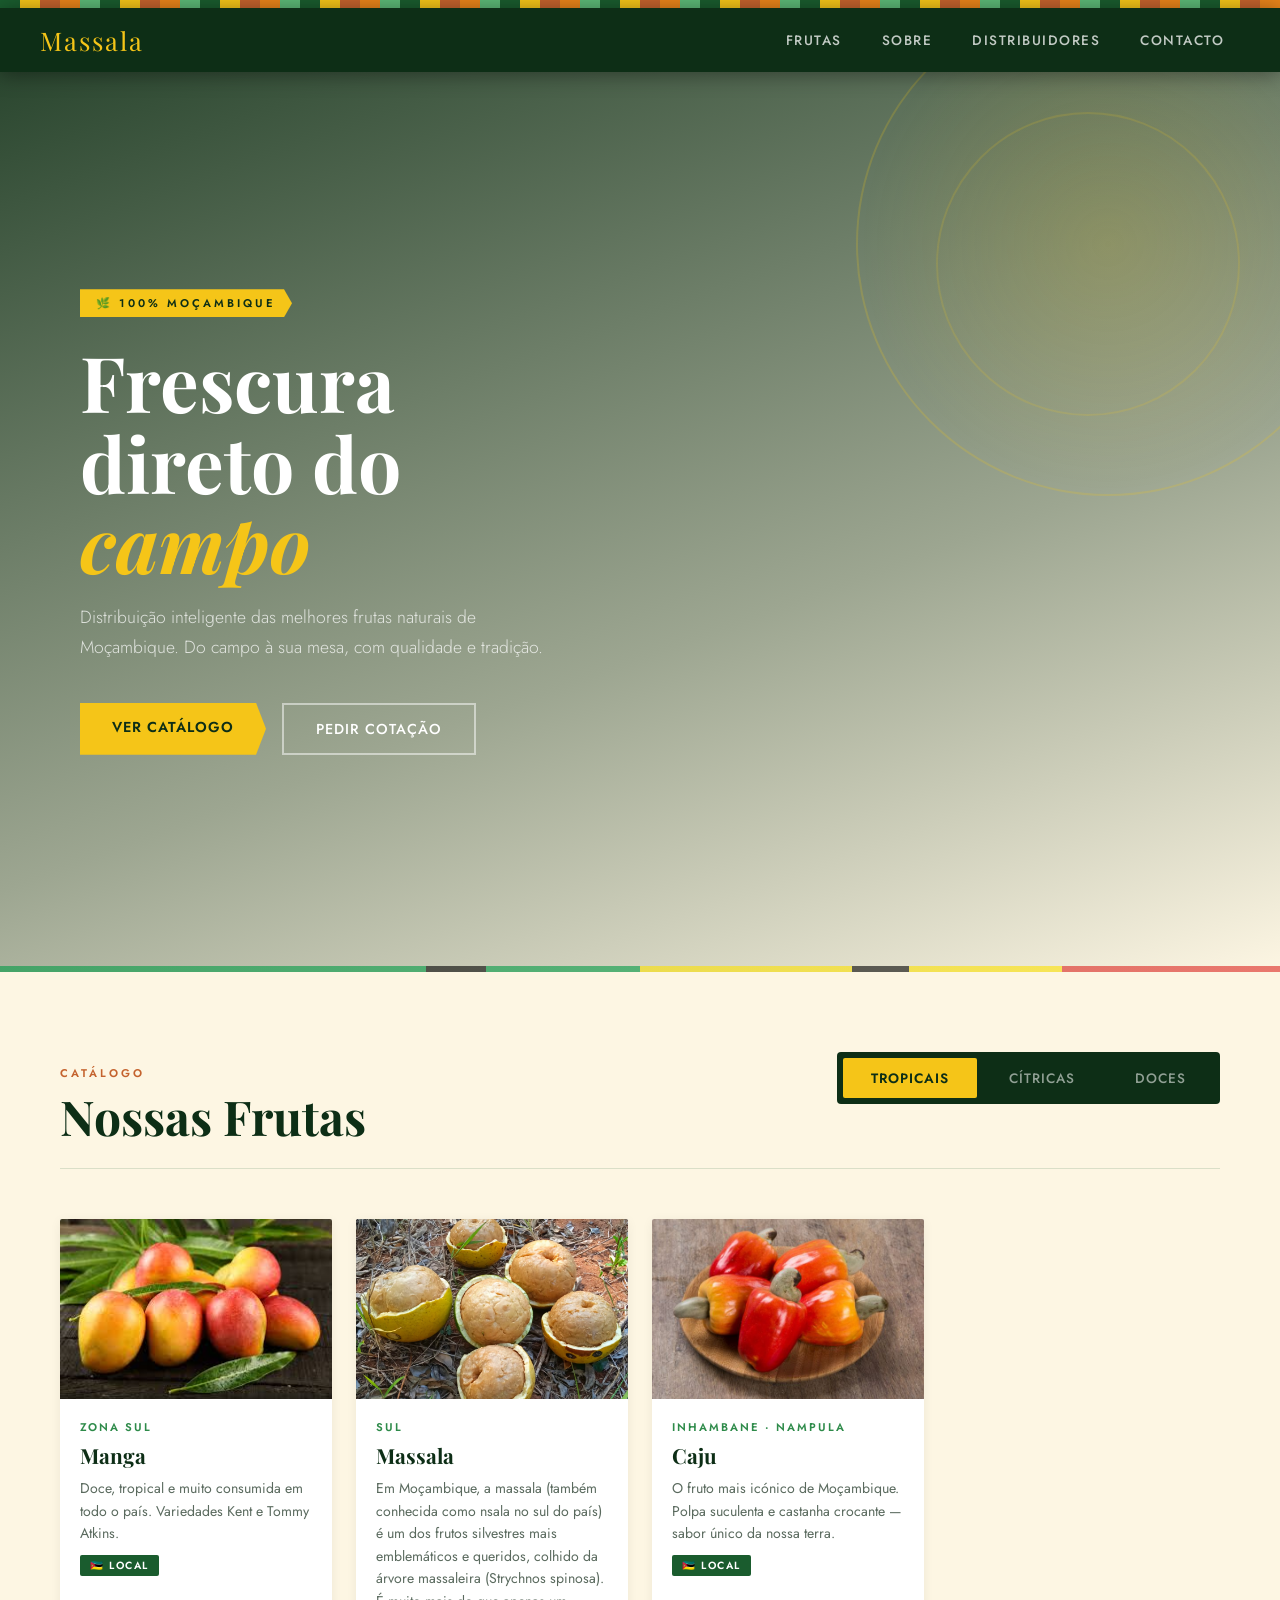
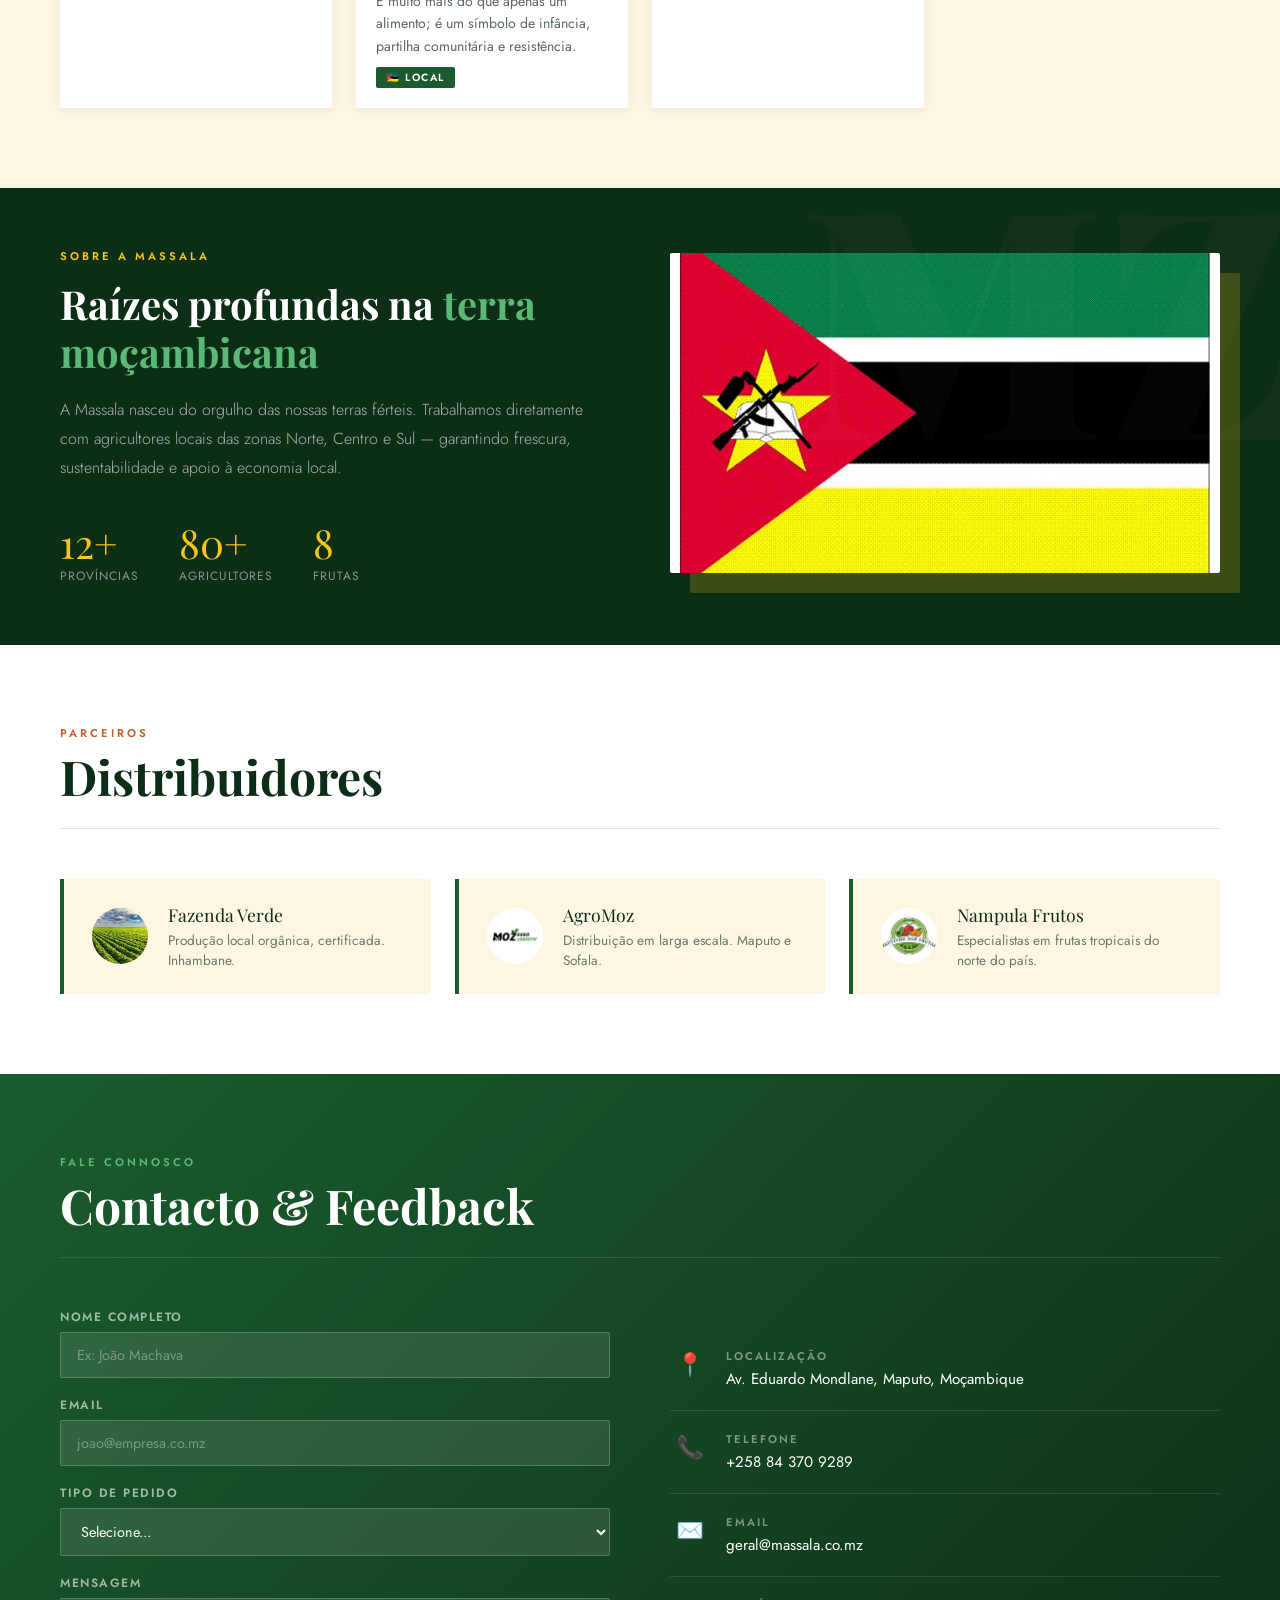
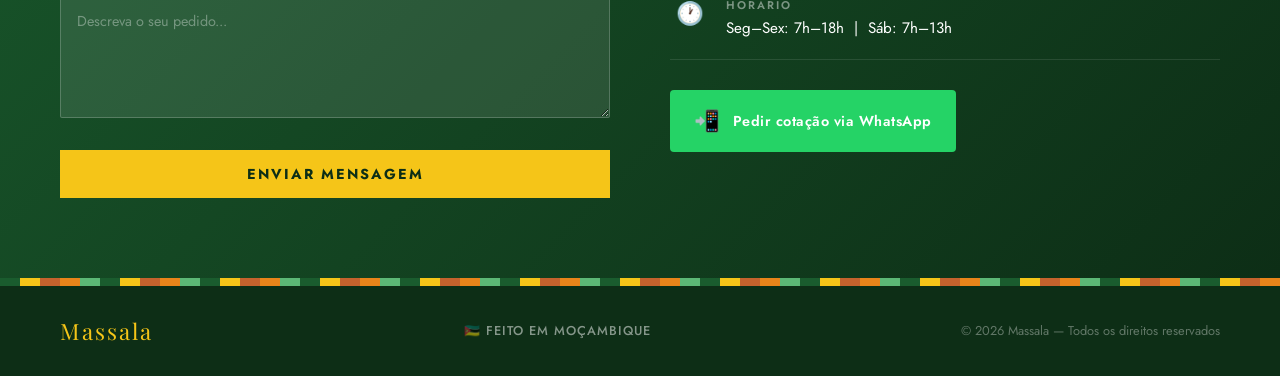
<file: index.html>
<!DOCTYPE html>
<html lang="pt">
<head>
<meta charset="UTF-8">
<meta name="viewport" content="width=device-width, initial-scale=1.0">
<title>Massala — Frutas Naturais de Moçambique</title>
<link href="https://fonts.googleapis.com/css2?family=Playfair+Display:wght@700;900&family=Jost:wght@300;400;500;600&display=swap" rel="stylesheet">
<style>
  :root {
    --verde: #1a5c2e;
    --verde-medio: #2e8b4a;
    --verde-claro: #5cb876;
    --amarelo: #f5c518;
    --laranja: #e8841a;
    --terra: #c4622d;
    --creme: #fdf6e3;
    --escuro: #0d2e16;
    --branco: #ffffff;
  }

  * { margin: 0; padding: 0; box-sizing: border-box; }

  html { scroll-behavior: smooth; }

  body {
    font-family: 'Jost', sans-serif;
    background: var(--creme);
    color: var(--escuro);
    overflow-x: hidden;
  }

  /* ── PADRÃO CAPULANA DECORATIVO ── */
  .capulana-stripe {
    height: 8px;
    background: repeating-linear-gradient(
      90deg,
      var(--verde) 0px, var(--verde) 20px,
      var(--amarelo) 20px, var(--amarelo) 40px,
      var(--terra) 40px, var(--terra) 60px,
      var(--laranja) 60px, var(--laranja) 80px,
      var(--verde-claro) 80px, var(--verde-claro) 100px
    );
  }

  /* ── NAV ── */
  nav {
    position: sticky;
    top: 0;
    z-index: 100;
    background: var(--escuro);
    display: flex;
    align-items: center;
    justify-content: space-between;
    padding: 0 40px;
    height: 64px;
    box-shadow: 0 2px 20px rgba(0,0,0,0.4);
  }

  .nav-logo {
    font-family: 'Playfair Display', serif;
    font-size: 1.6rem;
    color: var(--amarelo);
    letter-spacing: 2px;
  }

  .nav-links { display: flex; gap: 8px; }

  .nav-links a {
    color: rgba(255,255,255,0.75);
    text-decoration: none;
    font-size: 0.85rem;
    font-weight: 500;
    letter-spacing: 1.5px;
    text-transform: uppercase;
    padding: 8px 16px;
    border-radius: 4px;
    transition: all 0.25s;
  }

  .nav-links a:hover {
    color: var(--amarelo);
    background: rgba(245,197,24,0.1);
  }

  /* ── HERO ── */
  .hero {
    position: relative;
    height: 100vh;
    min-height: 600px;
    background:
      linear-gradient(160deg, rgba(13,46,22,0.88) 0%, rgba(13,46,22,0.4) 60%, transparent 100%),
      url('https://images.unsplash.com/photo-1610832958506-aa56368176cf?w=1600') center/cover no-repeat;
    display: flex;
    align-items: center;
    overflow: hidden;
  }

  /* Padrão geométrico tribal no canto */
  .hero::before {
    content: '';
    position: absolute;
    right: -80px;
    top: -80px;
    width: 500px;
    height: 500px;
    border-radius: 50%;
    background: radial-gradient(circle, rgba(245,197,24,0.15) 0%, transparent 70%);
    border: 2px solid rgba(245,197,24,0.2);
  }

  .hero::after {
    content: '';
    position: absolute;
    right: 40px;
    top: 40px;
    width: 300px;
    height: 300px;
    border-radius: 50%;
    border: 2px solid rgba(245,197,24,0.15);
  }

  .hero-content {
    position: relative;
    z-index: 2;
    padding: 0 80px;
    max-width: 700px;
  }

  .hero-tag {
    display: inline-block;
    background: var(--amarelo);
    color: var(--escuro);
    font-size: 0.7rem;
    font-weight: 600;
    letter-spacing: 3px;
    text-transform: uppercase;
    padding: 6px 16px;
    margin-bottom: 24px;
    clip-path: polygon(0 0, calc(100% - 8px) 0, 100% 50%, calc(100% - 8px) 100%, 0 100%);
  }

  .hero h1 {
    font-family: 'Playfair Display', serif;
    font-size: clamp(3rem, 6vw, 5.5rem);
    line-height: 1.05;
    color: white;
    margin-bottom: 20px;
  }

  .hero h1 em {
    font-style: italic;
    color: var(--amarelo);
  }

  .hero p {
    color: rgba(255,255,255,0.75);
    font-size: 1.1rem;
    font-weight: 300;
    line-height: 1.7;
    margin-bottom: 40px;
    max-width: 480px;
  }

  .hero-btns { display: flex; gap: 16px; flex-wrap: wrap; }

  .btn-primary {
    background: var(--amarelo);
    color: var(--escuro);
    padding: 14px 32px;
    font-family: 'Jost', sans-serif;
    font-weight: 600;
    font-size: 0.9rem;
    letter-spacing: 1px;
    text-transform: uppercase;
    border: none;
    cursor: pointer;
    text-decoration: none;
    display: inline-block;
    transition: all 0.25s;
    clip-path: polygon(0 0, calc(100% - 10px) 0, 100% 50%, calc(100% - 10px) 100%, 0 100%);
  }

  .btn-primary:hover { background: var(--laranja); color: white; }

  .btn-outline {
    border: 2px solid rgba(255,255,255,0.5);
    color: white;
    padding: 14px 32px;
    font-family: 'Jost', sans-serif;
    font-weight: 500;
    font-size: 0.9rem;
    letter-spacing: 1px;
    text-transform: uppercase;
    text-decoration: none;
    display: inline-block;
    transition: all 0.25s;
  }

  .btn-outline:hover {
    border-color: var(--amarelo);
    color: var(--amarelo);
  }

  /* Decoração bandeira Moçambique bottom */
  .hero-mz-deco {
    position: absolute;
    bottom: 0; left: 0; right: 0;
    height: 6px;
    background: linear-gradient(90deg, #009A44 0%, #009A44 33.3%, #000 33.3%, #000 38%, #009A44 38%, #009A44 50%, #FCE100 50%, #FCE100 66.6%, #000 66.6%, #000 71%, #FCE100 71%, #FCE100 83%, #DC241F 83%, #DC241F 100%);
    opacity: 0.6;
  }

  /* ── SECÇÃO GERAL ── */
  .section {
    padding: 80px 60px;
  }

  .section-header {
    display: flex;
    align-items: flex-end;
    justify-content: space-between;
    margin-bottom: 50px;
    border-bottom: 1px solid rgba(26,92,46,0.15);
    padding-bottom: 24px;
  }

  .section-label {
    font-size: 0.7rem;
    font-weight: 600;
    letter-spacing: 3px;
    text-transform: uppercase;
    color: var(--terra);
    margin-bottom: 8px;
  }

  .section-title {
    font-family: 'Playfair Display', serif;
    font-size: clamp(2rem, 4vw, 3rem);
    color: var(--escuro);
    line-height: 1.15;
  }

  /* ── TABS ── */
  .tabs {
    display: flex;
    gap: 4px;
    margin-bottom: 40px;
    background: var(--escuro);
    padding: 6px;
    border-radius: 4px;
    width: fit-content;
  }

  .tab-btn {
    padding: 10px 28px;
    border: none;
    background: transparent;
    color: rgba(255,255,255,0.55);
    font-family: 'Jost', sans-serif;
    font-size: 0.85rem;
    font-weight: 500;
    letter-spacing: 1px;
    text-transform: uppercase;
    cursor: pointer;
    border-radius: 2px;
    transition: all 0.25s;
  }

  .tab-btn:hover { color: white; }

  .tab-btn.active {
    background: var(--amarelo);
    color: var(--escuro);
    font-weight: 600;
  }

  .tab-content { display: none; }
  .tab-content.active { display: block; animation: fadeUp 0.4s ease; }

  @keyframes fadeUp {
    from { opacity: 0; transform: translateY(16px); }
    to   { opacity: 1; transform: translateY(0); }
  }

  /* ── CARDS ── */
  .cards {
    display: grid;
    grid-template-columns: repeat(auto-fill, minmax(240px, 1fr));
    gap: 24px;
  }

  .card {
    background: white;
    border-radius: 2px;
    overflow: hidden;
    box-shadow: 0 2px 12px rgba(0,0,0,0.06);
    transition: all 0.3s ease;
    position: relative;
  }

  .card:hover {
    transform: translateY(-6px);
    box-shadow: 0 16px 40px rgba(26,92,46,0.15);
  }

  .card::after {
    content: '';
    position: absolute;
    bottom: 0; left: 0; right: 0;
    height: 3px;
    background: linear-gradient(90deg, var(--verde), var(--amarelo), var(--terra));
    transform: scaleX(0);
    transition: transform 0.3s;
    transform-origin: left;
  }

  .card:hover::after { transform: scaleX(1); }

  .card-img {
    width: 100%;
    height: 180px;
    object-fit: cover;
    display: block;
  }

  .card-body {
    padding: 20px;
  }

  .card-origin {
    font-size: 0.7rem;
    font-weight: 600;
    letter-spacing: 2px;
    text-transform: uppercase;
    color: var(--verde-medio);
    margin-bottom: 6px;
  }

  .card h3 {
    font-family: 'Playfair Display', serif;
    font-size: 1.3rem;
    color: var(--escuro);
    margin-bottom: 8px;
  }

  .card p {
    font-size: 0.88rem;
    color: #5a6a5e;
    line-height: 1.6;
  }

  .badge-mz {
    display: inline-block;
    background: var(--verde);
    color: white;
    font-size: 0.65rem;
    font-weight: 600;
    letter-spacing: 1.5px;
    text-transform: uppercase;
    padding: 3px 10px;
    border-radius: 2px;
    margin-top: 10px;
  }

  .badge-import {
    background: var(--terra);
  }

  /* ── BANNER MOÇAMBIQUE ── */
  .banner-mz {
    background: var(--escuro);
    color: white;
    padding: 60px;
    display: grid;
    grid-template-columns: 1fr 1fr;
    gap: 60px;
    align-items: center;
    position: relative;
    overflow: hidden;
  }

  .banner-mz::before {
    content: 'MZ';
    position: absolute;
    right: -20px;
    top: -40px;
    font-family: 'Playfair Display', serif;
    font-size: 20rem;
    font-weight: 900;
    color: rgba(255,255,255,0.02);
    line-height: 1;
    pointer-events: none;
  }

  .banner-mz-label {
    font-size: 0.7rem;
    letter-spacing: 3px;
    text-transform: uppercase;
    color: var(--amarelo);
    margin-bottom: 16px;
    font-weight: 600;
  }

  .banner-mz h2 {
    font-family: 'Playfair Display', serif;
    font-size: 2.5rem;
    line-height: 1.2;
    margin-bottom: 20px;
  }

  .banner-mz h2 span { color: var(--verde-claro); }

  .banner-mz p {
    color: rgba(255,255,255,0.65);
    line-height: 1.8;
    font-weight: 300;
  }

  .stats { display: flex; gap: 40px; margin-top: 40px; }

  .stat-num {
    font-family: 'Playfair Display', serif;
    font-size: 2.5rem;
    color: var(--amarelo);
    line-height: 1;
    margin-bottom: 4px;
  }

  .stat-label {
    font-size: 0.75rem;
    color: rgba(255,255,255,0.5);
    letter-spacing: 1px;
    text-transform: uppercase;
  }

  .banner-mz-img {
    width: 100%;
    height: 320px;
    object-fit: cover;
    border-radius: 2px;
    box-shadow: 20px 20px 0 rgba(245,197,24,0.2);
  }

  /* ── DISTRIBUIDORES ── */
  .section-dist { background: white; }

  .dist-card {
    background: var(--creme);
    border-left: 4px solid var(--verde);
    padding: 24px 28px;
    border-radius: 0 4px 4px 0;
    display: flex;
    align-items: center;
    gap: 20px;
    transition: all 0.25s;
  }

  .dist-card:hover {
    border-left-color: var(--amarelo);
    transform: translateX(6px);
  }

  .dist-icon {
    width: 56px;
    height: 56px;
    border-radius: 50%;
    object-fit: cover;
    flex-shrink: 0;
  }

  .dist-name {
    font-family: 'Playfair Display', serif;
    font-size: 1.1rem;
    color: var(--escuro);
    margin-bottom: 4px;
  }

  .dist-desc {
    font-size: 0.85rem;
    color: #6a7a6e;
  }

  /* ── CONTACTO ── */
  .section-contacto {
    background: linear-gradient(135deg, var(--verde) 0%, var(--escuro) 100%);
    color: white;
  }

  .section-contacto .section-title { color: white; }
  .section-contacto .section-label { color: var(--verde-claro); }

  .contacto-grid {
    display: grid;
    grid-template-columns: 1fr 1fr;
    gap: 60px;
    align-items: start;
  }

  .form-group { margin-bottom: 18px; }

  .form-group label {
    display: block;
    font-size: 0.75rem;
    font-weight: 600;
    letter-spacing: 1.5px;
    text-transform: uppercase;
    color: rgba(255,255,255,0.6);
    margin-bottom: 6px;
  }

  .form-group input,
  .form-group textarea,
  .form-group select {
    width: 100%;
    background: rgba(255,255,255,0.1);
    border: 1px solid rgba(255,255,255,0.2);
    color: white;
    padding: 12px 16px;
    font-family: 'Jost', sans-serif;
    font-size: 0.9rem;
    border-radius: 2px;
    outline: none;
    transition: border-color 0.25s;
  }

  .form-group input::placeholder,
  .form-group textarea::placeholder { color: rgba(255,255,255,0.35); }

  .form-group input:focus,
  .form-group textarea:focus,
  .form-group select:focus {
    border-color: var(--amarelo);
  }

  .form-group textarea { resize: vertical; min-height: 120px; }

  .form-group select { cursor: pointer; }

  .btn-submit {
    width: 100%;
    background: var(--amarelo);
    color: var(--escuro);
    border: none;
    padding: 14px;
    font-family: 'Jost', sans-serif;
    font-weight: 700;
    font-size: 0.9rem;
    letter-spacing: 2px;
    text-transform: uppercase;
    cursor: pointer;
    transition: all 0.25s;
    margin-top: 8px;
  }

  .btn-submit:hover { background: var(--laranja); color: white; }

  .contacto-info { padding-top: 20px; }

  .info-item {
    border-bottom: 1px solid rgba(255,255,255,0.1);
    padding: 20px 0;
    display: flex;
    gap: 16px;
    align-items: flex-start;
  }

  .info-icon {
    font-size: 1.4rem;
    flex-shrink: 0;
    width: 40px;
    text-align: center;
  }

  .info-text-label {
    font-size: 0.7rem;
    font-weight: 600;
    letter-spacing: 2px;
    text-transform: uppercase;
    color: rgba(255,255,255,0.45);
    margin-bottom: 4px;
  }

  .info-text-value {
    color: white;
    font-size: 0.95rem;
  }

  .whatsapp-btn {
    display: flex;
    align-items: center;
    gap: 12px;
    background: #25D366;
    color: white;
    padding: 16px 24px;
    border-radius: 4px;
    text-decoration: none;
    font-weight: 600;
    font-size: 0.9rem;
    letter-spacing: 0.5px;
    margin-top: 30px;
    transition: all 0.25s;
    width: fit-content;
  }

  .whatsapp-btn:hover { background: #1da855; transform: translateY(-2px); }

  /* ── FOOTER ── */
  footer {
    background: var(--escuro);
    padding: 30px 60px;
    display: flex;
    align-items: center;
    justify-content: space-between;
    flex-wrap: wrap;
    gap: 16px;
  }

  .footer-logo {
    font-family: 'Playfair Display', serif;
    font-size: 1.4rem;
    color: var(--amarelo);
    letter-spacing: 2px;
  }

  .footer-copy {
    color: rgba(255,255,255,0.35);
    font-size: 0.8rem;
  }

  .footer-flag {
    display: flex;
    align-items: center;
    gap: 8px;
    color: rgba(255,255,255,0.5);
    font-size: 0.8rem;
    font-weight: 500;
    letter-spacing: 1px;
    text-transform: uppercase;
  }

  /* ── RESPONSIVE ── */
  @media (max-width: 768px) {
    .hero-content { padding: 0 30px; }
    .section { padding: 60px 24px; }
    .banner-mz { grid-template-columns: 1fr; padding: 40px 24px; }
    .banner-mz::before { display: none; }
    .contacto-grid { grid-template-columns: 1fr; }
    footer { padding: 24px; }
    nav { padding: 0 20px; }
    .nav-links a { padding: 8px 10px; font-size: 0.75rem; }
  }
</style>
</head>
<body>

<div class="capulana-stripe"></div>

<nav>
  <span class="nav-logo">Massala</span>
  <div class="nav-links">
    <a href="#frutas">Frutas</a>
    <a href="#sobre">Sobre</a>
    <a href="#distribuidores">Distribuidores</a>
    <a href="#contacto">Contacto</a>
  </div>
</nav>

<!-- HERO -->
<section class="hero">
  <div class="hero-content">
    <span class="hero-tag">🌿 100% Moçambique</span>
    <h1>Frescura<br>direto do <em>campo</em></h1>
    <p>Distribuição inteligente das melhores frutas naturais de Moçambique. Do campo à sua mesa, com qualidade e tradição.</p>
    <div class="hero-btns">
      <a href="#frutas" class="btn-primary">Ver Catálogo</a>
      <a href="#contacto" class="btn-outline">Pedir Cotação</a>
    </div>
  </div>
  <div class="hero-mz-deco"></div>
</section>

<!-- FRUTAS -->
<section class="section" id="frutas">
  <div class="section-header">
    <div>
      <div class="section-label">Catálogo</div>
      <h2 class="section-title">Nossas Frutas</h2>
    </div>
    <div class="tabs">
      <button class="tab-btn active" onclick="showTab('tropicais', event)">Tropicais</button>
      <button class="tab-btn" onclick="showTab('citricas', event)">Cítricas</button>
      <button class="tab-btn" onclick="showTab('doces', event)">Doces</button>
    </div>
  </div>

  <!-- TROPICAIS -->
  <div id="tropicais" class="tab-content active">
    <div class="cards">

      <div class="card">
        <img class="card-img" src="manga.jpeg" alt="Manga">
        <div class="card-body">
          <div class="card-origin">Zona Sul</div>
          <h3>Manga</h3>
          <p>Doce, tropical e muito consumida em todo o país. Variedades Kent e Tommy Atkins.</p>
          <span class="badge-mz">🇲🇿 Local</span>
        </div>
      </div>

      <div class="card">
        <img class="card-img" src="massala.jpeg" alt="massala">
        <div class="card-body">
          <div class="card-origin">Sul</div>
          <h3>Massala</h3>
          <p>Em Moçambique, a massala (também conhecida como nsala no sul do país) é um dos frutos silvestres mais emblemáticos e queridos, colhido da árvore massaleira (Strychnos spinosa). É muito mais do que apenas um alimento; é um símbolo de infância, partilha comunitária e resistência.</p>
          <span class="badge-mz">🇲🇿 Local</span>
        </div>
      </div>

      <div class="card">
        <img class="card-img" src="caju.jpg" alt="Caju">
        <div class="card-body">
          <div class="card-origin">Inhambane · Nampula</div>
          <h3>Caju</h3>
          <p>O fruto mais icónico de Moçambique. Polpa suculenta e castanha crocante — sabor único da nossa terra.</p>
          <span class="badge-mz">🇲🇿 Local</span>
        </div>
      </div>

    </div>
  </div>

  <!-- CÍTRICAS -->
  <div id="citricas" class="tab-content">
    <div class="cards">

      <div class="card">
        <img class="card-img" src="laranja.jpeg" alt="Laranja">
        <div class="card-body">
          <div class="card-origin">Norte</div>
          <h3>Laranja</h3>
          <p>Vitamina C natural, ideal para sumos frescos e sobremesas.</p>
          <span class="badge-mz">🇲🇿 Local</span>
        </div>
      </div>

      <div class="card">
        <img class="card-img" src="lmao.jpeg" alt="Limão">
        <div class="card-body">
          <div class="card-origin">Centro</div>
          <h3>Limão</h3>
          <p>Usado amplamente em bebidas, culinária típica e marinadas de peixe.</p>
          <span class="badge-mz">🇲🇿 Local</span>
        </div>
      </div>

    </div>
  </div>

  <!-- DOCES -->
  <div id="doces" class="tab-content">
    <div class="cards">

      <div class="card">
        <img class="card-img" src="maca.webp" alt="Maçã">
        <div class="card-body">
          <div class="card-origin">Importada</div>
          <h3>Maçã</h3>
          <p>Clássica e nutritiva. Variedades selecionadas para garantir qualidade.</p>
          <span class="badge-mz badge-import">Importada</span>
        </div>
      </div>

      <div class="card">
        <img class="card-img" src="banana.jpeg" alt="Banana">
        <div class="card-body">
          <div class="card-origin">Norte</div>
          <h3>Banana</h3>
          <p>Fonte de energia. Cultivada no norte de Moçambique, doce e cremosa.</p>
          <span class="badge-mz">🇲🇿 Local</span>
        </div>
      </div>

      <div class="card">
        <img class="card-img" src="uva.webp" alt="Uva">
        <div class="card-body">
          <div class="card-origin">Importada</div>
          <h3>Uva</h3>
          <p>Doce e usada em várias receitas. Variedades sem grainha disponíveis.</p>
          <span class="badge-mz badge-import">Importada</span>
        </div>
      </div>

    </div>
  </div>
</section>

<!-- BANNER SOBRE MOÇAMBIQUE -->
<div class="banner-mz" id="sobre">
  <div>
    <div class="banner-mz-label">Sobre a Massala</div>
    <h2>Raízes profundas na <span>terra moçambicana</span></h2>
    <p>A Massala nasceu do orgulho das nossas terras férteis. Trabalhamos diretamente com agricultores locais das zonas Norte, Centro e Sul — garantindo frescura, sustentabilidade e apoio à economia local.</p>
    <div class="stats">
      <div>
        <div class="stat-num">12+</div>
        <div class="stat-label">Províncias</div>
      </div>
      <div>
        <div class="stat-num">80+</div>
        <div class="stat-label">Agricultores</div>
      </div>
      <div>
        <div class="stat-num">8</div>
        <div class="stat-label">Frutas</div>
      </div>
    </div>
  </div>
  <div>
    <img
      class="banner-mz-img"
      src="mz.avif"
    >
  </div>
</div>

<!-- DISTRIBUIDORES -->
<section class="section section-dist" id="distribuidores">
  <div class="section-header">
    <div>
      <div class="section-label">Parceiros</div>
      <h2 class="section-title">Distribuidores</h2>
    </div>
  </div>
  <div class="cards" style="grid-template-columns: repeat(auto-fill, minmax(300px, 1fr));">

    <div class="dist-card">
      <img class="dist-icon" src="fazenda.jpeg" alt="Fazenda Verde">
      <div>
        <div class="dist-name">Fazenda Verde</div>
        <div class="dist-desc">Produção local orgânica, certificada. Inhambane.</div>
      </div>
    </div>

    <div class="dist-card">
      <img class="dist-icon" src="imae.png" alt="AgroFresh">
      <div>
        <div class="dist-name">AgroMoz</div>
        <div class="dist-desc">Distribuição em larga escala. Maputo e Sofala.</div>
      </div>
    </div>

    <div class="dist-card">
      <img class="dist-icon" src="images.jpeg" alt="Nampula Frutos">
      <div>
        <div class="dist-name">Nampula Frutos</div>
        <div class="dist-desc">Especialistas em frutas tropicais do norte do país.</div>
      </div>
    </div>

  </div>
</section>

<!-- CONTACTO -->
<section class="section section-contacto" id="contacto">
  <div class="section-header" style="border-bottom-color: rgba(255,255,255,0.1);">
    <div>
      <div class="section-label">Fale Connosco</div>
      <h2 class="section-title">Contacto & Feedback</h2>
    </div>
  </div>

  <div class="contacto-grid">
    <form onsubmit="handleSubmit(event)">
      <div class="form-group">
        <label>Nome completo</label>
        <input type="text" placeholder="Ex: João Machava" required>
      </div>
      <div class="form-group">
        <label>Email</label>
        <input type="email" placeholder="joao@empresa.co.mz" required>
      </div>
      <div class="form-group">
        <label>Tipo de pedido</label>
        <select>
          <option value="">Selecione...</option>
          <option>Cotação de frutas</option>
          <option>Parceria de distribuição</option>
          <option>Informação geral</option>
          <option>Outro</option>
        </select>
      </div>
      <div class="form-group">
        <label>Mensagem</label>
        <textarea placeholder="Descreva o seu pedido..."></textarea>
      </div>
      <button type="submit" class="btn-submit">Enviar Mensagem</button>
      <div id="form-success" style="display:none; margin-top:12px; color:#5cb876; font-size:0.85rem; font-weight:600;">
        ✓ Mensagem enviada com sucesso! Respondemos em 24h.
      </div>
    </form>

    <div class="contacto-info">
      <div class="info-item">
        <div class="info-icon">📍</div>
        <div>
          <div class="info-text-label">Localização</div>
          <div class="info-text-value">Av. Eduardo Mondlane, Maputo, Moçambique</div>
        </div>
      </div>
      <div class="info-item">
        <div class="info-icon">📞</div>
        <div>
          <div class="info-text-label">Telefone</div>
          <div class="info-text-value">+258 84 370 9289</div>
        </div>
      </div>
      <div class="info-item">
        <div class="info-icon">✉️</div>
        <div>
          <div class="info-text-label">Email</div>
          <div class="info-text-value">geral@massala.co.mz</div>
        </div>
      </div>
      <div class="info-item">
        <div class="info-icon">🕐</div>
        <div>
          <div class="info-text-label">Horário</div>
          <div class="info-text-value">Seg–Sex: 7h–18h &nbsp;|&nbsp; Sáb: 7h–13h</div>
        </div>
      </div>

      <a class="whatsapp-btn" href="https://wa.me/258843709289" target="_blank">
        <span style="font-size:1.3rem">📲</span>
        Pedir cotação via WhatsApp
      </a>
    </div>
  </div>
</section>

<!-- FOOTER -->
<div class="capulana-stripe"></div>
<footer>
  <span class="footer-logo">Massala</span>
  <span class="footer-flag">🇲🇿 Feito em Moçambique</span>
  <span class="footer-copy">© 2026 Massala — Todos os direitos reservados</span>
</footer>

<script>
function showTab(id, e) {
  document.querySelectorAll('.tab-content').forEach(t => t.classList.remove('active'));
  document.querySelectorAll('.tab-btn').forEach(b => b.classList.remove('active'));
  document.getElementById(id).classList.add('active');
  e.target.classList.add('active');
}

function handleSubmit(e) {
  e.preventDefault();
  document.getElementById('form-success').style.display = 'block';
  e.target.reset();
  setTimeout(() => {
    document.getElementById('form-success').style.display = 'none';
  }, 5000);
}
</script>
</body>
</html>
</file>
